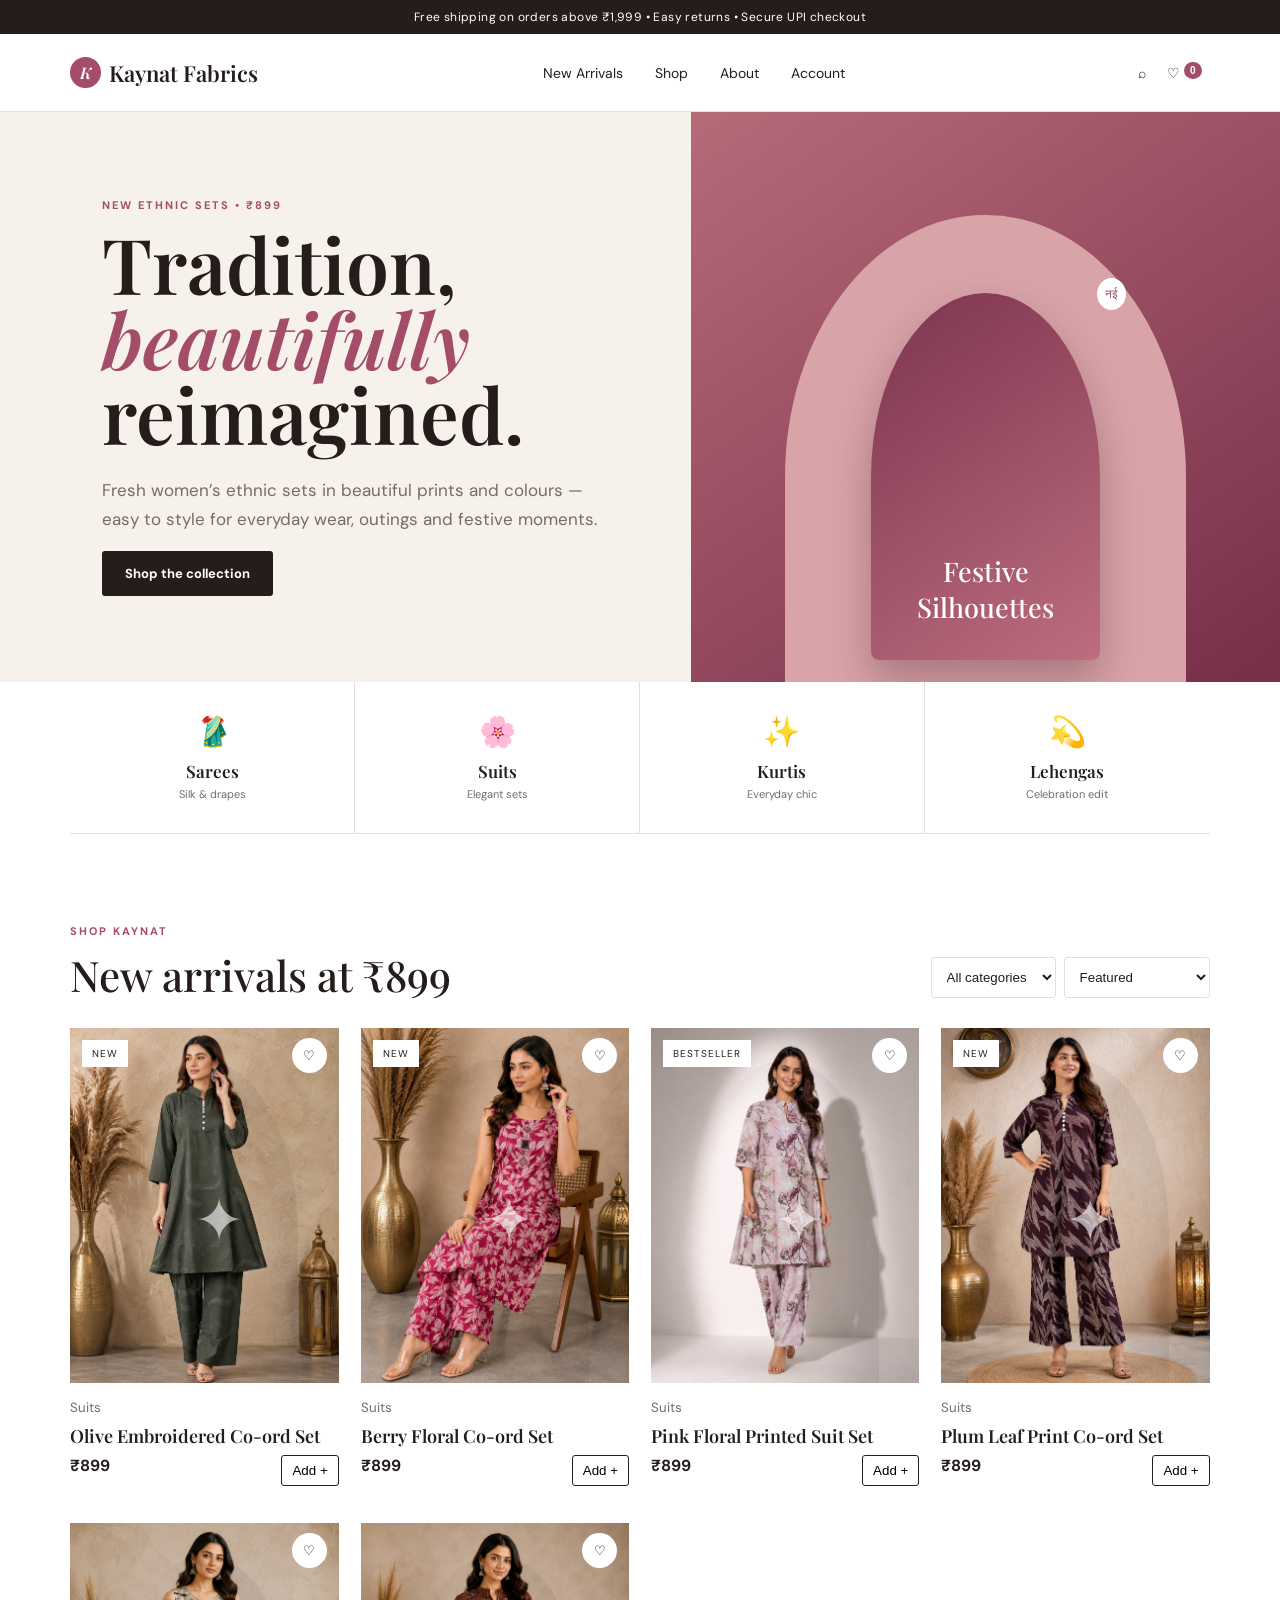
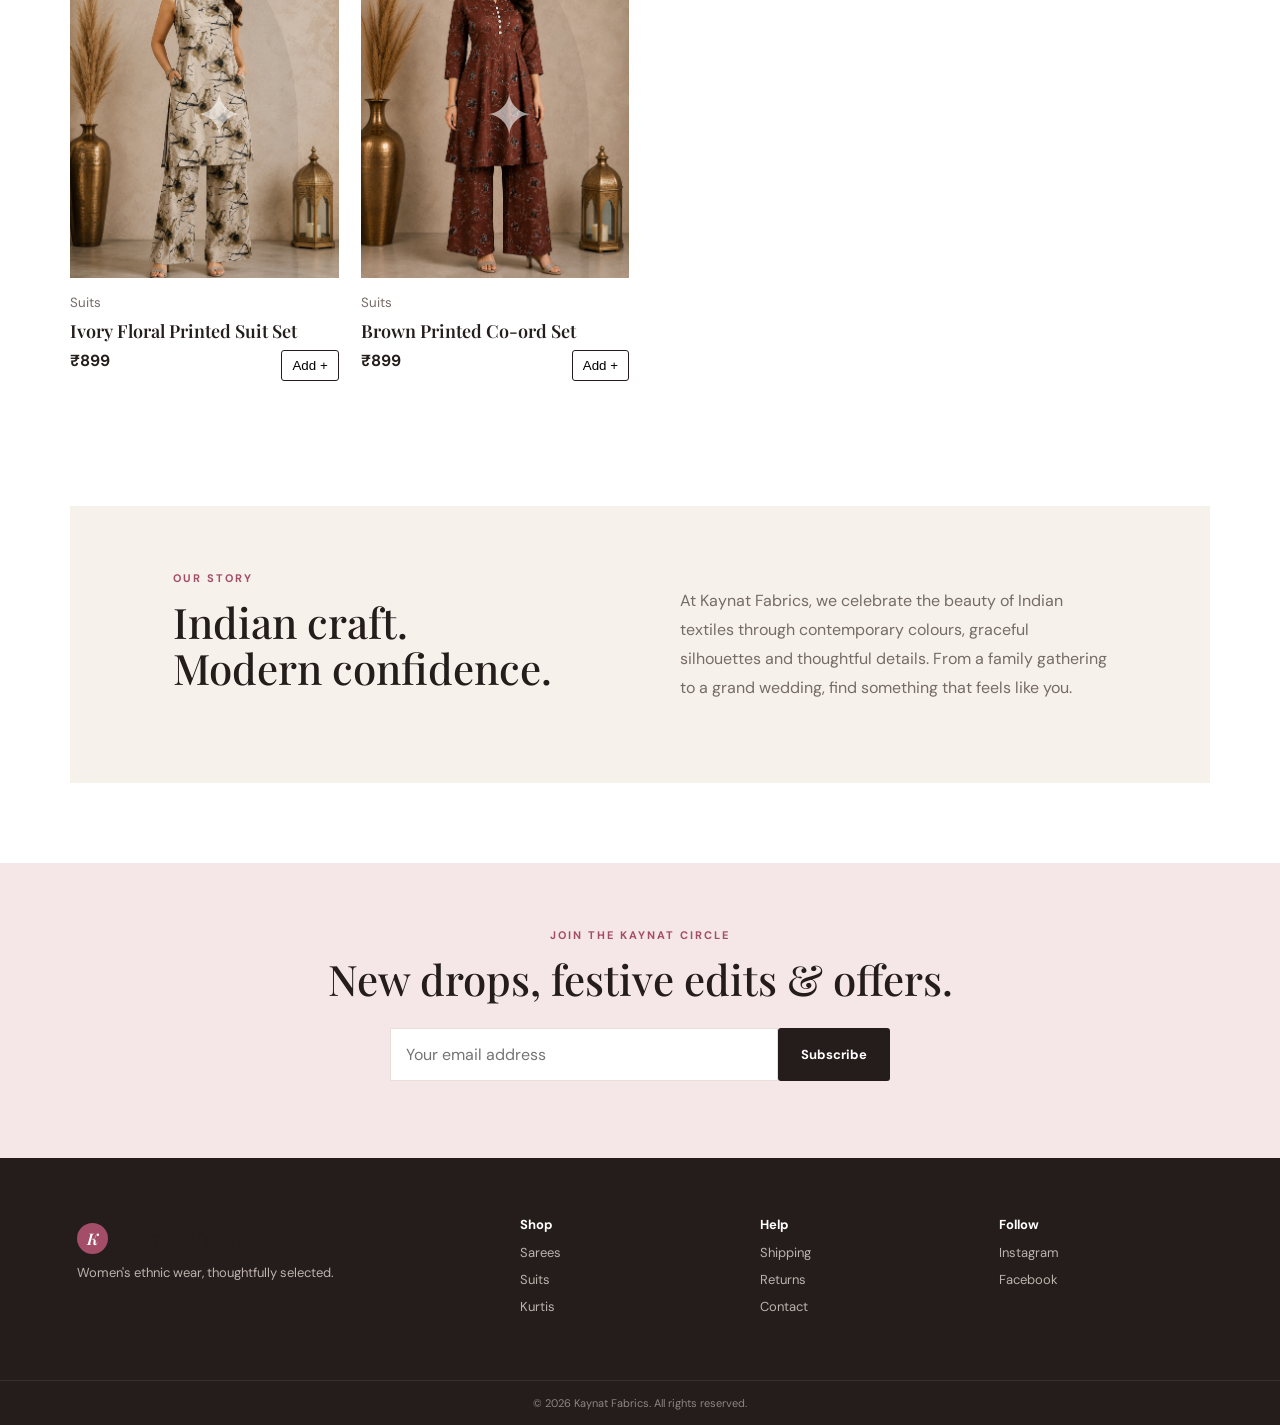
<file: index.html>
<!DOCTYPE html>
<html lang="en">
<head>
  <meta charset="UTF-8">
  <meta name="viewport" content="width=device-width, initial-scale=1.0">
  <meta name="description" content="Kaynat Fabrics — women's ethnic wear, sarees, suits, kurtis and festive collections.">
  <title>Kaynat Fabrics | Women's Ethnic Wear</title>
  <link rel="stylesheet" href="style.css">
</head>
<body>
  <div class="announcement">Free shipping on orders above ₹1,999 • Easy returns • Secure UPI checkout</div>

  <header class="header">
    <a class="logo" href="index.html"><span>K</span> Kaynat Fabrics</a>
    <nav>
      <a href="#new">New Arrivals</a>
      <a href="#shop">Shop</a>
      <a href="#about">About</a>
      <a href="login.html">Account</a>
    </nav>
    <div class="actions">
      <button class="icon-btn" onclick="toggleSearch()" aria-label="Search">⌕</button>
      <button class="icon-btn" onclick="openCart()" aria-label="Shopping bag">♡ <b id="cartCount">0</b></button>
    </div>
  </header>

  <div id="searchBar" class="searchbar">
    <input id="searchInput" type="search" placeholder="Search sarees, suits, kurtis..." oninput="renderProducts()">
  </div>

  <main>
    <section class="hero" id="new">
      <div class="hero-copy">
        <p class="eyebrow">NEW ETHNIC SETS • ₹899</p>
        <h1>Tradition,<br><em>beautifully</em> reimagined.</h1>
        <p>Fresh women’s ethnic sets in beautiful prints and colours — easy to style for everyday wear, outings and festive moments.</p>
        <a class="btn btn-dark" href="#shop">Shop the collection</a>
      </div>
      <div class="hero-art">
        <div class="arch">
          <div class="model-card"><span>नई</span><strong>Festive<br>Silhouettes</strong></div>
        </div>
      </div>
    </section>

    <section class="categories">
      <a href="#shop" onclick="setCategory('Sarees')"><span>🥻</span><b>Sarees</b><small>Silk & drapes</small></a>
      <a href="#shop" onclick="setCategory('Suits')"><span>🌸</span><b>Suits</b><small>Elegant sets</small></a>
      <a href="#shop" onclick="setCategory('Kurtis')"><span>✨</span><b>Kurtis</b><small>Everyday chic</small></a>
      <a href="#shop" onclick="setCategory('Lehengas')"><span>💫</span><b>Lehengas</b><small>Celebration edit</small></a>
    </section>

    <section class="shop" id="shop">
      <div class="section-title">
        <div>
          <p class="eyebrow">SHOP KAYNAT</p>
          <h2>New arrivals at ₹899</h2>
        </div>
        <div class="filters">
          <select id="categoryFilter" onchange="renderProducts()">
            <option value="All">All categories</option>
            <option value="Sarees">Sarees</option>
            <option value="Suits">Suits</option>
            <option value="Kurtis">Kurtis</option>
            <option value="Lehengas">Lehengas</option>
          </select>
          <select id="sortFilter" onchange="renderProducts()">
            <option value="featured">Featured</option>
            <option value="low">Price: low to high</option>
            <option value="high">Price: high to low</option>
          </select>
        </div>
      </div>
      <div id="products" class="product-grid"></div>
    </section>

    <section class="story" id="about">
      <div>
        <p class="eyebrow">OUR STORY</p>
        <h2>Indian craft.<br>Modern confidence.</h2>
      </div>
      <p>At Kaynat Fabrics, we celebrate the beauty of Indian textiles through contemporary colours, graceful silhouettes and thoughtful details. From a family gathering to a grand wedding, find something that feels like you.</p>
    </section>

    <section class="newsletter">
      <p class="eyebrow">JOIN THE KAYNAT CIRCLE</p>
      <h2>New drops, festive edits & offers.</h2>
      <form onsubmit="subscribe(event)">
        <input type="email" id="email" required placeholder="Your email address">
        <button class="btn btn-dark">Subscribe</button>
      </form>
      <small id="subMsg"></small>
    </section>
  </main>

  <footer>
    <div>
      <a class="logo" href="#"><span>K</span> Kaynat Fabrics</a>
      <p>Women's ethnic wear, thoughtfully selected.</p>
    </div>
    <div><b>Shop</b><a href="#shop">Sarees</a><a href="#shop">Suits</a><a href="#shop">Kurtis</a></div>
    <div><b>Help</b><a href="#">Shipping</a><a href="#">Returns</a><a href="#">Contact</a></div>
    <div><b>Follow</b><a href="#">Instagram</a><a href="#">Facebook</a></div>
  </footer>
  <div class="copyright">© 2026 Kaynat Fabrics. All rights reserved.</div>

  <div id="overlay" class="overlay" onclick="closeCart()"></div>
  <aside id="cart" class="cart">
    <div class="cart-top"><h2>Your Bag</h2><button onclick="closeCart()">×</button></div>
    <div id="cartItems"></div>
    <div class="cart-bottom">
      <div class="total"><span>Subtotal</span><strong>₹<span id="cartTotal">0</span></strong></div>
      <button class="btn btn-dark full" onclick="checkout()">Proceed to UPI payment</button>
      <small>Taxes and shipping calculated at checkout.</small>
    </div>
  </aside>

  <script src="script.js"></script>
</body>
</html>
</file>
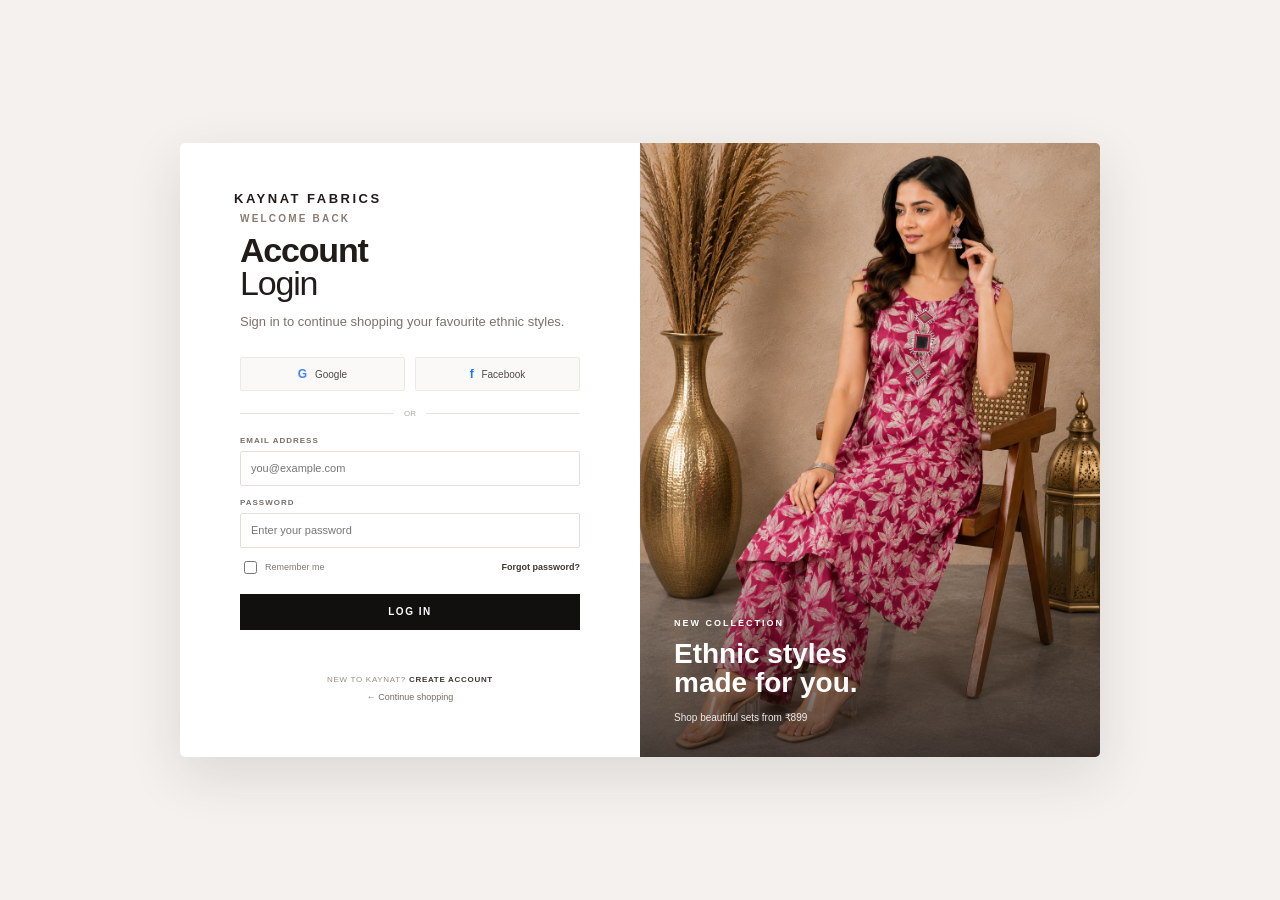
<file: login.html>
<!DOCTYPE html>
<html lang="en">
<head>
  <meta charset="UTF-8">
  <meta name="viewport" content="width=device-width, initial-scale=1.0">
  <title>Login | Kaynat Fabrics</title>
  <link rel="stylesheet" href="login.css">
</head>
<body>
  <main class="login-shell">
    <section class="login-card">
      <div class="login-form-side">
        <a class="brand" href="index.html">KAYNAT FABRICS</a>

        <div class="form-wrap">
          <p class="eyebrow">WELCOME BACK</p>
          <h1>Account<br><span>Login</span></h1>
          <p class="intro">Sign in to continue shopping your favourite ethnic styles.</p>

          <div class="social-row">
            <button type="button" class="social" onclick="demoSocial('Google')">
              <span class="google">G</span> Google
            </button>
            <button type="button" class="social" onclick="demoSocial('Facebook')">
              <span class="facebook">f</span> Facebook
            </button>
          </div>

          <div class="divider"><span>OR</span></div>

          <form onsubmit="login(event)">
            <label for="email">EMAIL ADDRESS</label>
            <input id="email" type="email" placeholder="you@example.com" required>

            <label for="password">PASSWORD</label>
            <input id="password" type="password" placeholder="Enter your password" required>

            <div class="form-row">
              <label class="remember"><input id="remember" type="checkbox"> <span>Remember me</span></label>
              <a href="#" onclick="forgot(event)">Forgot password?</a>
            </div>

            <button class="login-btn" type="submit">LOG IN</button>
          </form>

          <p id="message" class="message"></p>
          <p class="signup">NEW TO KAYNAT? <a href="#" onclick="createAccount(event)">CREATE ACCOUNT</a></p>
          <a class="back" href="index.html">← Continue shopping</a>
        </div>
      </div>

      <div class="login-image-side">
        <img src="berry-set.jpg" alt="Kaynat Fabrics ethnic wear">
        <div class="image-overlay">
          <span>NEW COLLECTION</span>
          <strong>Ethnic styles<br>made for you.</strong>
          <small>Shop beautiful sets from ₹899</small>
        </div>
      </div>
    </section>
  </main>

  <script>
    function login(e){
      e.preventDefault();
      const email=document.getElementById('email').value.trim();
      localStorage.setItem('kaynatUser', email);
      document.getElementById('message').textContent='Login successful — welcome to Kaynat Fabrics!';
      setTimeout(()=>location.href='index.html', 900);
    }
    function demoSocial(provider){
      document.getElementById('message').textContent=provider+' login is ready for integration. For now, please use email and password.';
    }
    function forgot(e){
      e.preventDefault();
      document.getElementById('message').textContent='Password reset can be connected when email authentication is added.';
    }
    function createAccount(e){
      e.preventDefault();
      document.getElementById('message').textContent='Create-account form can be added next.';
    }
  </script>
</body>
</html>
</file>
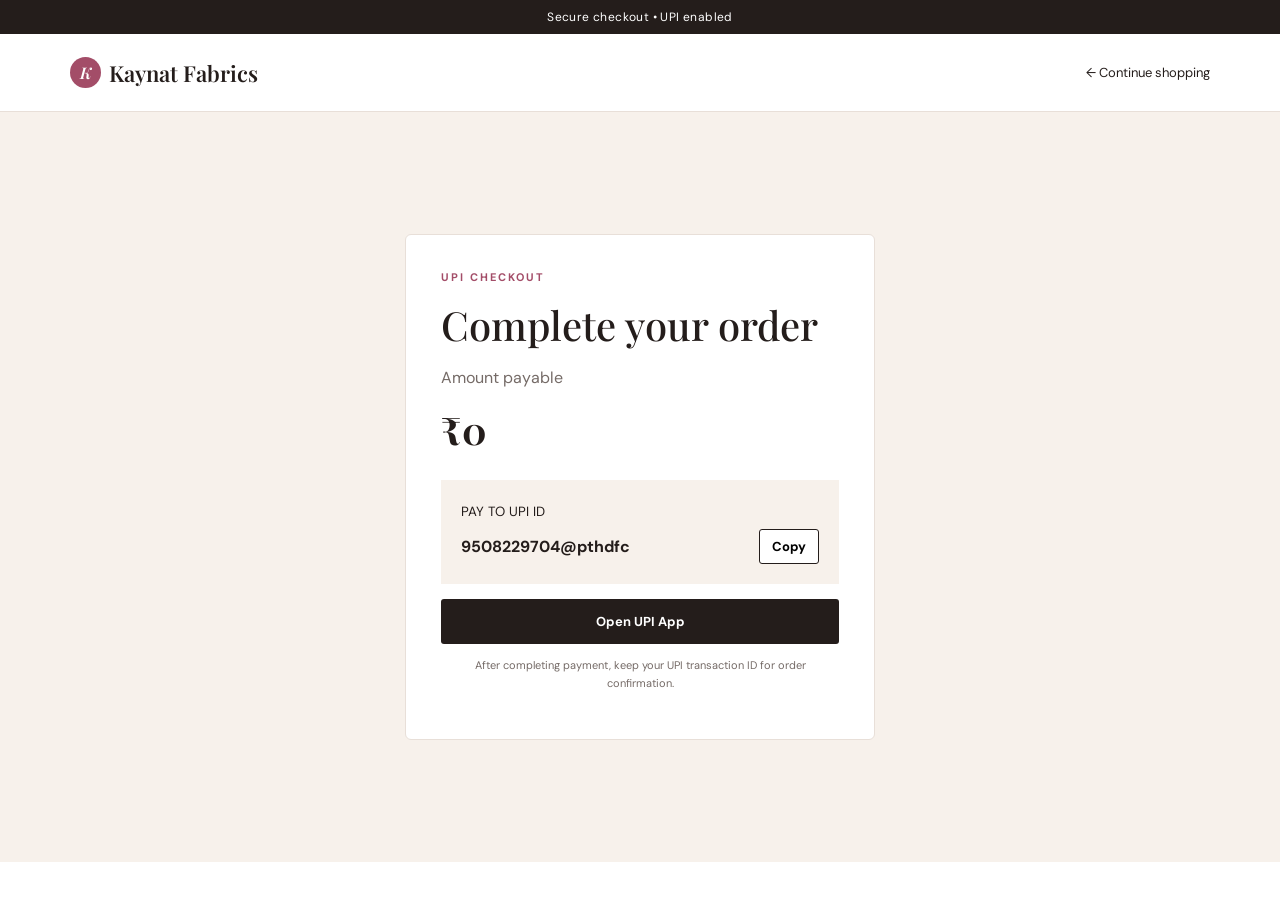
<file: payment.html>
<!DOCTYPE html>
<html lang="en"><head><meta charset="UTF-8"><meta name="viewport" content="width=device-width,initial-scale=1.0"><title>Kaynat Fabrics | UPI Checkout</title><link rel="stylesheet" href="style.css"></head>
<body>
<div class="announcement">Secure checkout • UPI enabled</div>
<header class="header"><a class="logo" href="index.html"><span>K</span> Kaynat Fabrics</a><a href="index.html" style="color:#241d1b;text-decoration:none;font-size:13px">← Continue shopping</a></header>
<main style="min-height:calc(100vh - 150px);display:grid;place-items:center;padding:40px 20px;background:#f7f1eb">
<div style="width:min(470px,100%);background:#fff;padding:35px;border:1px solid #e8dfd8;border-radius:6px">
<p class="eyebrow">UPI CHECKOUT</p><h1 style="font:500 40px 'Playfair Display';margin:0 0 10px">Complete your order</h1>
<p style="color:#756b67">Amount payable</p><div style="font:700 38px 'Playfair Display';margin:8px 0 25px">₹<span id="amount">0</span></div>
<div style="background:#f7f1eb;padding:20px;margin-bottom:15px"><small>PAY TO UPI ID</small><div style="display:flex;justify-content:space-between;align-items:center;margin-top:8px;gap:10px"><strong id="upi">9508229704@pthdfc</strong><button class="btn" style="padding:8px 12px;border:1px solid #241d1b;background:#fff" onclick="copyUPI()">Copy</button></div></div>
<a id="pay" class="btn btn-dark full" href="#">Open UPI App</a><p id="msg" style="text-align:center;color:#a34d68;font-size:13px"></p>
<p style="font-size:11px;color:#756b67;text-align:center;line-height:1.6">After completing payment, keep your UPI transaction ID for order confirmation.</p>
</div></main>
<script>
const a=Math.max(0,Number(new URLSearchParams(location.search).get("amount")||0));
document.getElementById("amount").textContent=a.toLocaleString("en-IN");
document.getElementById("pay").href="upi://pay?pa=9508229704@pthdfc&pn=Kaynat%20Fabrics&am="+encodeURIComponent(a)+"&cu=INR";
function copyUPI(){navigator.clipboard?.writeText("9508229704@pthdfc").then(()=>document.getElementById("msg").textContent="UPI ID copied!")}
</script></body></html>
</file>
<file: style.css>
@import url('https://fonts.googleapis.com/css2?family=DM+Sans:wght@400;500;600;700&family=Playfair+Display:ital,wght@0,500;0,600;1,500;1,600&display=swap');
:root{--ink:#241d1b;--muted:#756b67;--rose:#a34d68;--cream:#f7f1eb;--line:#e8dfd8;--white:#fff}
*{box-sizing:border-box}html{scroll-behavior:smooth}body{margin:0;color:var(--ink);font-family:"DM Sans",Arial,sans-serif;background:#fff}.announcement{background:#241d1b;color:#fff;text-align:center;font-size:12px;padding:9px;letter-spacing:.4px}.header{height:78px;display:flex;align-items:center;justify-content:space-between;padding:0 5.5%;border-bottom:1px solid var(--line);background:#fff;position:sticky;top:0;z-index:20}.logo{font-family:"Playfair Display",serif;font-size:22px;font-weight:600;color:var(--ink);text-decoration:none;display:flex;gap:8px;align-items:center}.logo span{display:grid;place-items:center;width:31px;height:31px;border-radius:50%;background:var(--rose);color:#fff;font-size:16px;font-style:italic}.header nav{display:flex;gap:32px}.header nav a,.actions button{color:var(--ink);text-decoration:none;font-size:14px}.actions{display:flex;gap:5px}.icon-btn{background:none;border:0;font-size:24px;cursor:pointer;padding:8px}.icon-btn b{font-size:10px;background:var(--rose);color:#fff;border-radius:50%;padding:3px 6px;vertical-align:top}.searchbar{display:none;padding:15px 5.5%;background:var(--cream)}.searchbar.open{display:block}.searchbar input{width:100%;padding:13px 15px;border:1px solid var(--line);border-radius:5px;font:inherit}.hero{background:var(--cream);min-height:570px;display:grid;grid-template-columns:1fr 1fr;padding-left:8%;overflow:hidden}.hero-copy{align-self:center;max-width:620px;padding:70px 30px 70px 0}.eyebrow{font-size:11px;letter-spacing:2px;font-weight:700;color:var(--rose);margin:0 0 14px}.hero h1{font:600 clamp(48px,6vw,78px)/.98 "Playfair Display",serif;margin:0 0 25px}.hero h1 em{color:var(--rose);font-style:italic}.hero-copy>p:not(.eyebrow){font-size:17px;line-height:1.7;color:var(--muted);max-width:500px}.btn{display:inline-block;border:0;padding:14px 23px;border-radius:3px;font:700 13px "DM Sans";cursor:pointer;text-decoration:none}.btn-dark{background:var(--ink);color:#fff}.hero-art{min-height:570px;background:linear-gradient(145deg,#b76a78,#762e49);position:relative}.arch{position:absolute;width:68%;height:92%;left:16%;bottom:-10%;background:#d8a4a8;border-radius:50% 50% 0 0;display:flex;align-items:center;justify-content:center}.model-card{width:57%;height:70%;background:linear-gradient(145deg,#7d344f,#bd6d7e);border-radius:50% 50% 8px 8px;box-shadow:0 20px 40px #4a1d2a55;display:flex;flex-direction:column;justify-content:flex-end;padding:35px;color:#fff;text-align:center}.model-card span{position:absolute;top:12%;right:15%;background:#fff;color:var(--rose);padding:8px;border-radius:50%;font-size:12px}.model-card strong{font:500 27px "Playfair Display"}.categories{display:grid;grid-template-columns:repeat(4,1fr);border-bottom:1px solid var(--line);margin:0 5.5%}.categories a{padding:30px 15px;text-align:center;text-decoration:none;color:var(--ink);border-right:1px solid var(--line);transition:.2s}.categories a:last-child{border:0}.categories a:hover{background:var(--cream)}.categories span{display:block;font-size:30px;margin-bottom:9px}.categories b{display:block;font:600 17px "Playfair Display"}.categories small{color:var(--muted);font-size:11px}.shop{padding:90px 5.5%}.section-title{display:flex;justify-content:space-between;align-items:end;margin-bottom:30px}.section-title h2,.story h2,.newsletter h2{font:500 42px/1.1 "Playfair Display";margin:0}.filters{display:flex;gap:8px}.filters select{padding:11px;border:1px solid var(--line);background:#fff;color:var(--ink);border-radius:3px}.product-grid{display:grid;grid-template-columns:repeat(4,1fr);gap:22px}.product{min-width:0}.product-image{height:355px;position:relative;display:grid;place-items:center;overflow:hidden}.product-image:before{content:"";width:70%;height:100%;border-radius:50% 50% 0 0;background:var(--fabric);position:absolute;top:9%;box-shadow:inset -30px 0 50px #0001}.product-image:after{content:"✦";position:absolute;color:#ffffff99;font-size:60px;top:43%;left:46%}.p1{--fabric:linear-gradient(135deg,#d9a2ae,#f2d8d8)}.p2{--fabric:linear-gradient(135deg,#7c243c,#c45b76)}.p3{--fabric:linear-gradient(135deg,#b99355,#ead29b)}.p4{--fabric:linear-gradient(135deg,#43584c,#9ba98f)}.p5{--fabric:linear-gradient(135deg,#c96b55,#f0b09b)}.p6{--fabric:linear-gradient(135deg,#413b68,#9a8fb7)}.p7{--fabric:linear-gradient(135deg,#b9a078,#eadfbd)}.p8{--fabric:linear-gradient(135deg,#8b4560,#d18ba0)}.badge{position:absolute;left:12px;top:12px;background:#fff;padding:7px 10px;font-size:10px;letter-spacing:1px}.wish{position:absolute;right:12px;top:10px;background:#fff;border:0;border-radius:50%;width:35px;height:35px;cursor:pointer}.product-info{padding:13px 0 25px}.product-info small{color:var(--muted)}.product-info h3{font:600 18px "Playfair Display";margin:7px 0}.price{font-weight:700}.add{float:right;border:1px solid var(--ink);background:#fff;border-radius:3px;padding:7px 10px;cursor:pointer}.story{margin:20px 5.5% 80px;background:var(--cream);padding:65px 8%;display:grid;grid-template-columns:1fr 1fr;gap:80px}.story>p{color:var(--muted);line-height:1.8;font-size:16px}.newsletter{text-align:center;background:#f5e7e8;padding:65px 20px}.newsletter form{max-width:500px;margin:25px auto 0;display:flex}.newsletter input{flex:1;padding:15px;border:1px solid var(--line);font:inherit}.newsletter small{display:block;margin-top:12px;color:var(--rose)}footer{background:#241d1b;color:#fff;display:grid;grid-template-columns:2fr 1fr 1fr 1fr;gap:35px;padding:55px 6%}.footer{}.footer .logo{color:#fff}footer p,footer a{color:#bdb2ad;font-size:13px;text-decoration:none;display:block;margin:10px 0}footer b{font-size:13px}.copyright{text-align:center;background:#241d1b;color:#8f8580;border-top:1px solid #ffffff15;padding:15px;font-size:11px}.overlay{display:none;position:fixed;inset:0;background:#0007;z-index:30}.overlay.open{display:block}.cart{position:fixed;right:-440px;top:0;width:min(440px,100%);height:100vh;background:#fff;z-index:40;transition:.25s;padding:28px;display:flex;flex-direction:column}.cart.open{right:0}.cart-top{display:flex;justify-content:space-between;align-items:center;border-bottom:1px solid var(--line);padding-bottom:18px}.cart-top h2{font:500 30px "Playfair Display";margin:0}.cart-top button{border:0;background:none;font-size:30px;cursor:pointer}.cart-item{display:grid;grid-template-columns:65px 1fr auto;gap:13px;align-items:center;padding:16px 0;border-bottom:1px solid var(--line)}.mini{width:65px;height:75px;background:var(--fabric);border-radius:3px}.cart-item h4{margin:0 0 6px;font:600 15px "Playfair Display"}.cart-item p{margin:0;color:var(--muted);font-size:12px}.remove{border:0;background:none;color:var(--rose);cursor:pointer}.cart-bottom{margin-top:auto;border-top:1px solid var(--line);padding-top:20px}.total{display:flex;justify-content:space-between;font-size:18px;margin-bottom:18px}.full{width:100%;text-align:center}.cart-bottom small{display:block;text-align:center;color:var(--muted);font-size:11px;margin-top:10px}
@media(max-width:900px){.header nav{display:none}.hero{grid-template-columns:1fr}.hero-art{min-height:390px}.product-grid{grid-template-columns:repeat(2,1fr)}.story{grid-template-columns:1fr;gap:10px}.section-title{align-items:start;gap:20px;flex-direction:column}}
@media(max-width:600px){.hero{padding-left:6%}.hero-copy{padding-right:20px}.hero-art{min-height:330px}.categories{grid-template-columns:repeat(2,1fr)}.categories a{border-bottom:1px solid var(--line)}.shop{padding:60px 5.5%}.product-grid{gap:14px}.product-image{height:260px}.section-title h2,.story h2,.newsletter h2{font-size:34px}.filters{width:100%}.filters select{flex:1}.story{margin-bottom:50px;padding:45px 8%}footer{grid-template-columns:1fr 1fr}.newsletter form{flex-direction:column;gap:8px}.newsletter input{width:100%}}

.real-product-image{
  background:#f4eee9;
}
.real-product-image img{
  width:100%;
  height:100%;
  object-fit:cover;
  display:block;
}
.real-product-image .badge{
  z-index:2;
}
.real-product-image .wish{
  z-index:2;
}
.cart-item .mini{
  width:65px;
  height:75px;
  object-fit:cover;
  border-radius:3px;
  background:#f4eee9;
}
</file>
<file: login.css>
*{box-sizing:border-box}
:root{--ink:#211c1a;--muted:#7b716c;--line:#e9e1dc;--paper:#fff;--bg:#f4f1ef;--accent:#2a2523}
body{margin:0;background:var(--bg);font-family:Arial,Helvetica,sans-serif;color:var(--ink)}
.login-shell{min-height:100vh;display:grid;place-items:center;padding:28px}
.login-card{width:min(920px,100%);min-height:560px;background:var(--paper);display:grid;grid-template-columns:1fr 1fr;box-shadow:0 18px 55px rgba(45,31,25,.12);border-radius:5px;overflow:hidden}
.login-form-side{padding:48px 54px;display:flex;flex-direction:column}
.brand{font-size:13px;letter-spacing:2.5px;font-weight:700;text-decoration:none;color:var(--ink)}
.form-wrap{max-width:340px;width:100%;margin:auto}
.eyebrow{font-size:10px;letter-spacing:2.2px;color:#8a7a71;font-weight:700;margin:0 0 10px}
h1{font-size:34px;line-height:.95;margin:0 0 13px;font-weight:800;letter-spacing:-1.2px}
h1 span{font-weight:500}
.intro{font-size:13px;line-height:1.6;color:var(--muted);margin:0 0 24px}
.social-row{display:grid;grid-template-columns:1fr 1fr;gap:10px}
.social{height:34px;background:#faf9f8;border:1px solid #eee9e5;border-radius:2px;font-size:10px;color:#514a46;cursor:pointer}
.social span{font-weight:800;margin-right:5px;font-size:12px}.google{color:#4285f4}.facebook{color:#1877f2}
.divider{display:flex;align-items:center;gap:10px;color:#b1a8a3;font-size:8px;margin:18px 0}
.divider:before,.divider:after{content:"";height:1px;background:var(--line);flex:1}
form label:not(.remember){display:block;font-size:8px;letter-spacing:1px;font-weight:700;color:#786f6a;margin:12px 0 6px}
input[type=email],input[type=password]{width:100%;height:35px;border:1px solid #e5dfdb;padding:0 10px;font-size:11px;outline:none;border-radius:2px;background:#fff}
input:focus{border-color:#9e9189}
.form-row{display:flex;justify-content:space-between;align-items:center;margin:10px 0 17px;font-size:9px}
.form-row a,.signup a{color:#403833;text-decoration:none;font-weight:700}
.remember{display:flex;align-items:center;gap:5px;color:#827873}.remember input{accent-color:#25201e}
.login-btn{width:100%;height:36px;border:0;background:#11100f;color:#fff;font-size:10px;letter-spacing:1.5px;font-weight:700;cursor:pointer}
.message{min-height:18px;text-align:center;font-size:10px;color:#6d5e56;margin:12px 0 0}
.signup{text-align:center;font-size:8px;letter-spacing:.7px;color:#9a8e87;margin:15px 0 8px}
.back{display:block;text-align:center;color:#776b64;text-decoration:none;font-size:9px}
.login-image-side{position:relative;min-height:560px;background:#d9c6bc}
.login-image-side img{width:100%;height:100%;object-fit:cover;display:block}
.image-overlay{position:absolute;inset:auto 0 0 0;padding:70px 34px 32px;color:#fff;background:linear-gradient(transparent,rgba(25,17,13,.72))}
.image-overlay span{font-size:9px;letter-spacing:2px;font-weight:700}
.image-overlay strong{display:block;font-size:28px;line-height:1.05;margin:9px 0}
.image-overlay small{font-size:10px;opacity:.9}
@media(max-width:700px){
  .login-shell{padding:14px}.login-card{grid-template-columns:1fr;max-width:430px}
  .login-image-side{display:none}.login-form-side{padding:36px 28px;min-height:600px}
  .form-wrap{max-width:360px}
}
</file>
